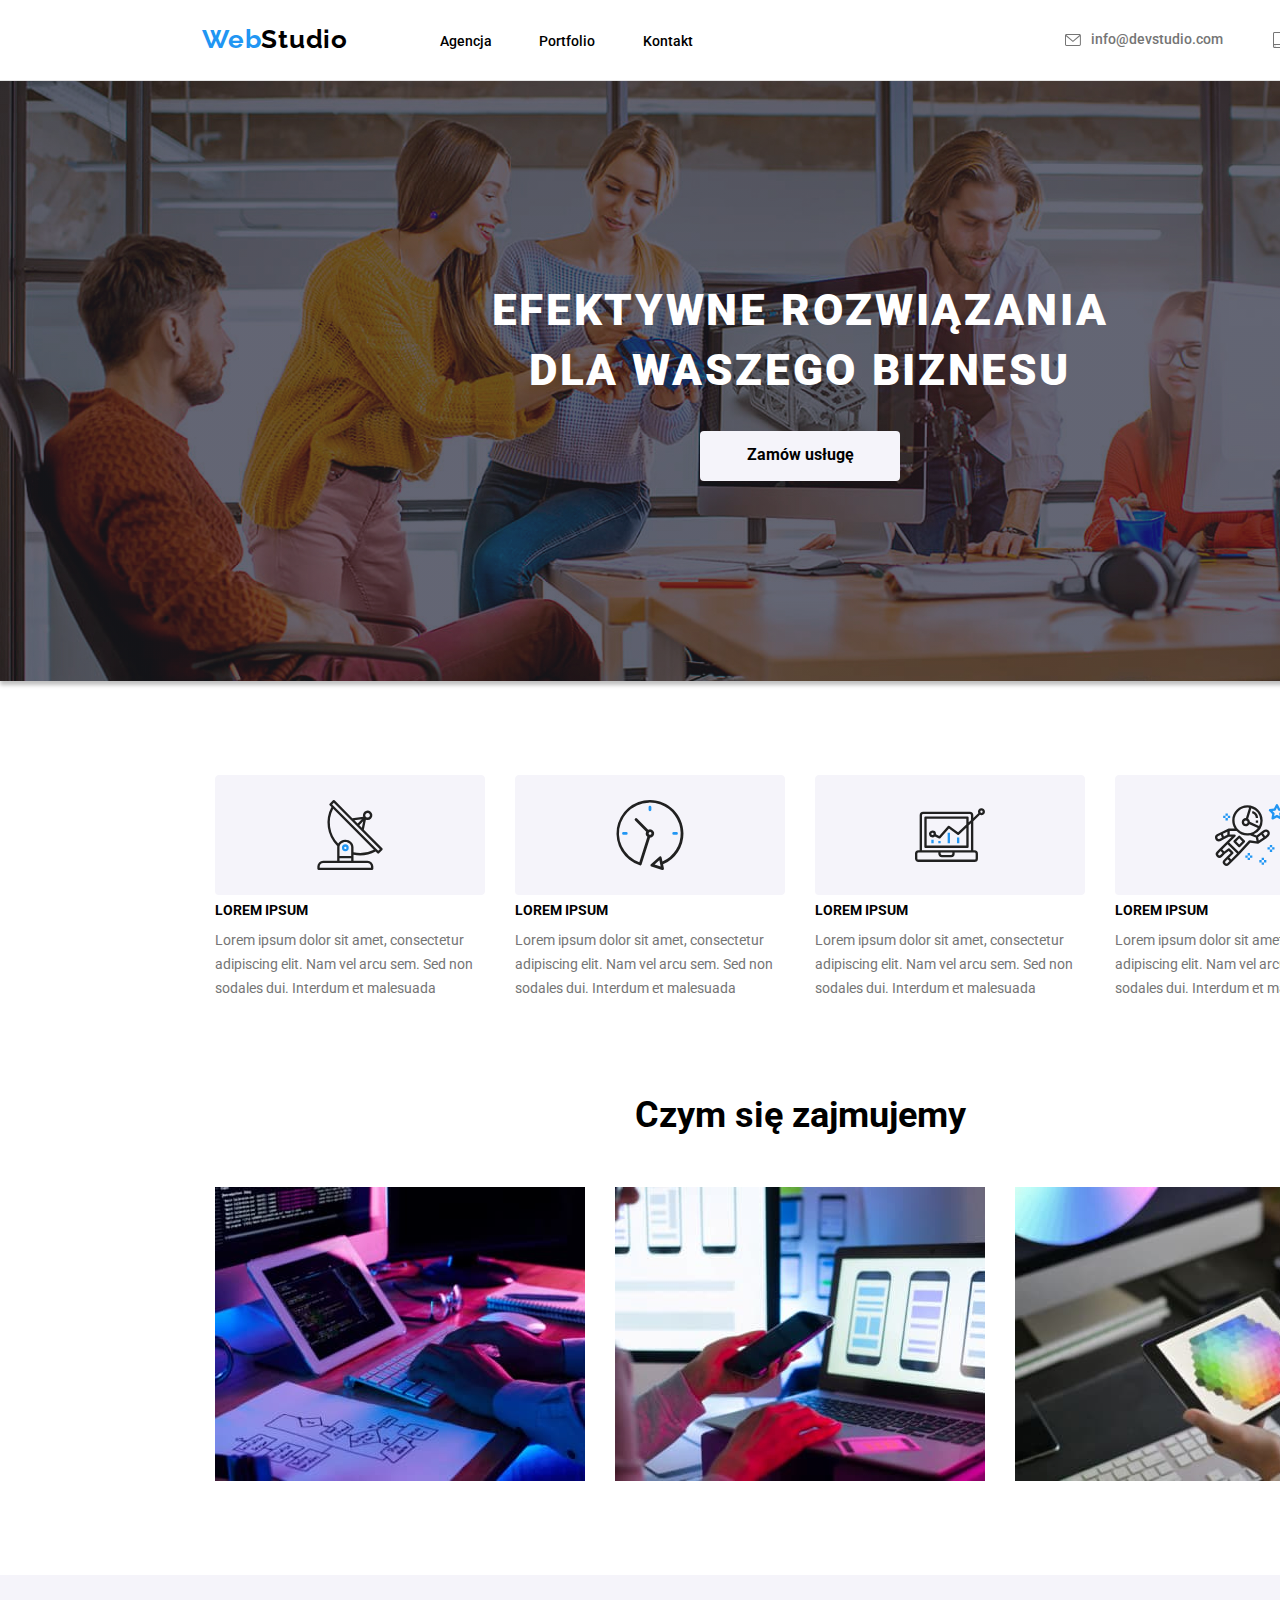
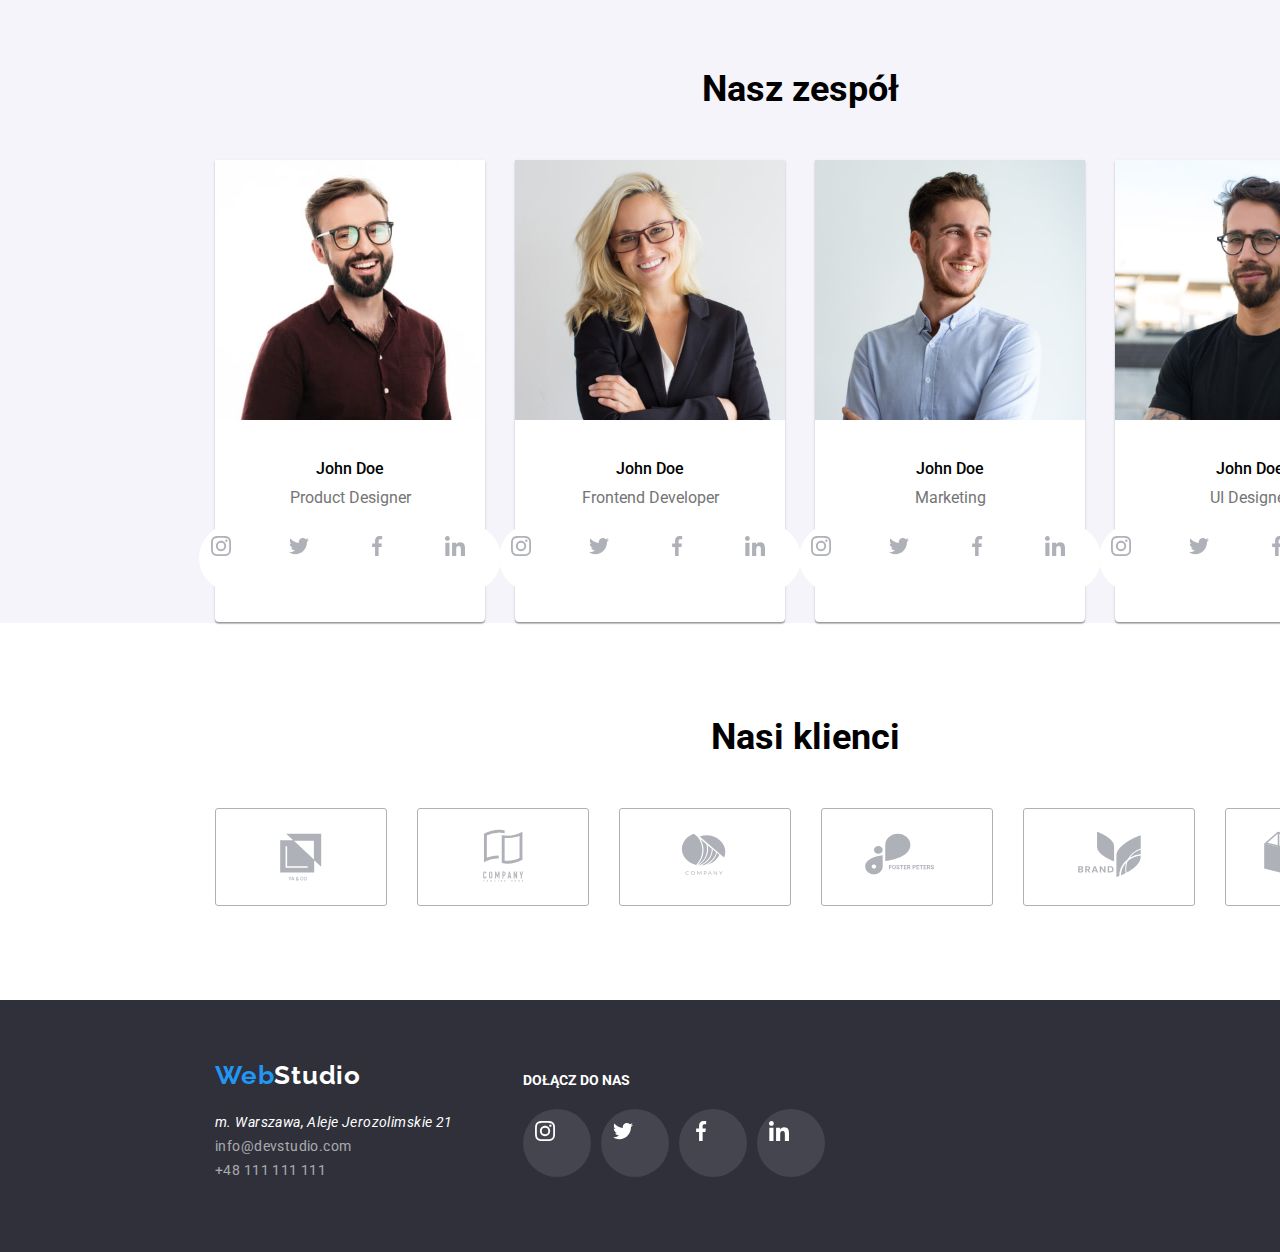
<file: index.html>
<!DOCTYPE html>
<html lang="pl">
    <head>
        <meta charset="UTF-8" />
        <meta http-equiv="X-UA-Compatible" content="IE=edge" />
        <meta name="viewport" content="width=device-width, initial-scale=1.0" />
        <title>WebStudio- Strona główna</title>
        <link
            rel="stylesheet"
            href="https://cdnjs.cloudflare.com/ajax/libs/modern-normalize/1.1.0/modern-normalize.min.css"
            integrity="sha512-wpPYUAdjBVSE4KJnH1VR1HeZfpl1ub8YT/NKx4PuQ5NmX2tKuGu6U/JRp5y+Y8XG2tV+wKQpNHVUX03MfMFn9Q=="
            crossorigin="anonymous"
            referrerpolicy="no-referrer"
        />
        <link rel="stylesheet" href="./css/styles.css" />
        <link rel="preconnect" href="https://fonts.googleapis.com" />
        <link rel="preconnect" href="https://fonts.gstatic.com" crossorigin />
        <link
            href="https://fonts.googleapis.com/css2?family=Raleway:wght@700&family=Roboto:wght@400;500;700;900&display=swap"
            rel="stylesheet"
        />
    </head>
    <body>
        <!--Section header-->
        <header>
            <section class="section-header">
                <div class="container header-container">
                    <!--Section header nav-->
                    <nav>
                        <a class="logo logo-header" href="index.html"
                            ><span class="highlight">Web</span
                            ><span class="studio-one">Studio</span></a
                        >

                        <ul class="nav-menu">
                            <li class="nav-list first">
                                <a class="nav-items" href="Agencja">Agencja</a>
                            </li>
                            <li class="nav-list second">
                                <a class="nav-items" href="portfolio.html"
                                    >Portfolio</a
                                >
                            </li>
                            <li class="nav-list third">
                                <a class="nav-items" href="Kontakt">Kontakt</a>
                            </li>
                        </ul>
                        <!--Section header contacts-->
                        <ul class="contact-list">
                            <li class="contact-items">
                                <a
                                    class="contact-links"
                                    href="mailto:info@devstudio.com"
                                    ><svg
                                        class="header-icons"
                                        width="16"
                                        height="12"
                                    >
                                        <use
                                            href="./images/icons.svg#icon-envelope"
                                        ></use>
                                    </svg>
                                    info@devstudio.com</a
                                >
                            </li>
                            <li class="contact-items">
                                <a class="contact-links" href="tel:+48111111111"
                                    ><svg
                                        class="header-icons"
                                        width="10"
                                        height="16"
                                    >
                                        <use
                                            href="./images/icons.svg#icon-smartphone"
                                        ></use>
                                    </svg>
                                    +48 111 111 111</a
                                >
                            </li>
                        </ul>
                    </nav>
                </div>
            </section>
        </header>
        <!--Section maun-->
        <main>
            <div class="container">
                <div class="header-box">
                    <h1>
                        EFEKTYWNE ROZWIĄZANIA<br />
                        DLA WASZEGO BIZNESU
                    </h1>
                    <button class="first-button" type="button">
                        Zamów usługę
                    </button>
                </div>

                <div class="container section-main">
                    <ul class="list-item">
                        <li class="item">
                            <svg class="list-icon" width="270" height="120">
                                <use
                                    href="./images/icons.svg#icon-Group-1"
                                ></use>
                            </svg>
                            <h3 class="header-primary">LOREM IPSUM</h3>
                            Lorem ipsum dolor sit amet, consectetur adipiscing
                            elit. Nam vel arcu sem. Sed non sodales dui.
                            Interdum et malesuada
                        </li>
                        <li class="item">
                            <svg class="list-icon" width="270" height="120">
                                <use
                                    href="./images/icons.svg#icon-Group-2"
                                ></use>
                            </svg>
                            <h3 class="header-primary">LOREM IPSUM</h3>
                            Lorem ipsum dolor sit amet, consectetur adipiscing
                            elit. Nam vel arcu sem. Sed non sodales dui.
                            Interdum et malesuada
                        </li>
                        <li class="item">
                            <svg class="list-icon" width="270" height="120">
                                <use
                                    href="./images/icons.svg#icon-Group-3"
                                ></use>
                            </svg>
                            <h3 class="header-primary">LOREM IPSUM</h3>
                            Lorem ipsum dolor sit amet, consectetur adipiscing
                            elit. Nam vel arcu sem. Sed non sodales dui.
                            Interdum et malesuada
                        </li>
                        <li class="item">
                            <svg class="list-icon" width="270" height="120">
                                <use
                                    href="./images/icons.svg#icon-Group-4"
                                ></use>
                            </svg>
                            <h3 class="header-primary">LOREM IPSUM</h3>
                            Lorem ipsum dolor sit amet, consectetur adipiscing
                            elit. Nam vel arcu sem. Sed non sodales dui.
                            Interdum et malesuada
                        </li>
                    </ul>

                    <div class="container">
                        <div class="section-main1">
                            <h2 class="header-secondary">Czym się zajmujemy</h2>

                            <ul class="list-images">
                                <li class="images">
                                    <img
                                        src="images/jpeg1.jpg"
                                        alt="osoba pisze na klawiaturze"
                                        width="370"
                                        height="294"
                                    />
                                </li>
                                <li class="images">
                                    <img
                                        src="images/jpeg2.jpg"
                                        alt="osoba przy komputerze trzyma telefon"
                                        width="370"
                                        height="294"
                                    />
                                </li>
                                <li class="images">
                                    <img
                                        src="images/jpeg3.jpg"
                                        alt="osoba trzyma tablet"
                                        width="370"
                                        height="294"
                                    />
                                </li>
                            </ul>
                        </div>
                    </div>

                    <div class="container">
                        <div class="team-section">
                            <h2 class="header-secondary team-header">
                                Nasz zespół
                            </h2>

                            <ul class="members">
                                <li class="team foto-description">
                                    <figure>
                                        <img
                                            src="images/port1.jpg"
                                            alt="John Doe"
                                            width="270"
                                            height="260"
                                        />
                                        <figcaption class="description">
                                            <span class="name">John Doe</span
                                            ><span class="profession">
                                                Product Designer</span
                                            >
                                            <ul class="social-list">
                                                <li class="social-list-items">
                                                    <a
                                                        href="https://www.instagram.com/"
                                                        class="social-icons-link"
                                                        ><div
                                                            class="icon-circle"
                                                        >
                                                            <svg
                                                                class="social-icons"
                                                                width="20"
                                                                height="20"
                                                            >
                                                                <use
                                                                    href="./images/icons.svg#icon-instagram-2"
                                                                ></use>
                                                            </svg>
                                                        </div>
                                                    </a>
                                                </li>
                                                <li class="social-list-items">
                                                    <a
                                                        href="https://twitter.com/"
                                                        class="social-icons-link"
                                                    >
                                                        <div
                                                            class="icon-circle"
                                                        >
                                                            <svg
                                                                class="social-icons"
                                                                width="20"
                                                                height="20"
                                                            >
                                                                <use
                                                                    href="./images/icons.svg#icon-twitter-1"
                                                                ></use>
                                                            </svg>
                                                        </div>
                                                    </a>
                                                </li>
                                                <li class="social-list-items">
                                                    <a
                                                        href="https://www.facebook.com/"
                                                        class="social-icons-link"
                                                        ><div
                                                            class="icon-circle"
                                                        >
                                                            <svg
                                                                class="social-icons"
                                                                width="20"
                                                                height="20"
                                                            >
                                                                <use
                                                                    href="./images/icons.svg#icon-facebook-1"
                                                                ></use>
                                                            </svg>
                                                        </div>
                                                    </a>
                                                </li>
                                                <li class="social-list-items">
                                                    <a
                                                        href="https://www.linkedin.com/"
                                                        class="social-icons-link"
                                                        ><div
                                                            class="icon-circle"
                                                        >
                                                            <svg
                                                                class="social-icons"
                                                                width="20"
                                                                height="20"
                                                            >
                                                                <use
                                                                    href="./images/icons.svg#icon-linkedin-1"
                                                                ></use>
                                                            </svg>
                                                        </div>
                                                    </a>
                                                </li>
                                            </ul>
                                        </figcaption>
                                    </figure>
                                </li>

                                <li class="team foto-description">
                                    <figure>
                                        <img
                                            src="images/port2.jpg"
                                            alt="John Doe"
                                            width="270"
                                            height="260"
                                        />
                                        <figcaption class="description">
                                            <span class="name">John Doe</span
                                            ><span class="profession"
                                                >Frontend Developer</span
                                            >
                                            <ul class="social-list">
                                                <li class="social-list-items">
                                                    <a
                                                        href="https://www.instagram.com/"
                                                        class="social-icons-link"
                                                        ><div
                                                            class="icon-circle"
                                                        >
                                                            <svg
                                                                class="social-icons"
                                                                width="20"
                                                                height="20"
                                                            >
                                                                <use
                                                                    href="./images/icons.svg#icon-instagram-2"
                                                                ></use>
                                                            </svg>
                                                        </div>
                                                    </a>
                                                </li>
                                                <li class="social-list-items">
                                                    <a
                                                        href="https://twitter.com/"
                                                        class="social-icons-link"
                                                        ><div
                                                            class="icon-circle"
                                                        >
                                                            <svg
                                                                class="social-icons"
                                                                width="20"
                                                                height="20"
                                                            >
                                                                <use
                                                                    href="./images/icons.svg#icon-twitter-1"
                                                                ></use>
                                                            </svg>
                                                        </div>
                                                    </a>
                                                </li>
                                                <li class="social-list-items">
                                                    <a
                                                        href="https://www.facebook.com/"
                                                        class="social-icons-link"
                                                        ><div
                                                            class="icon-circle"
                                                        >
                                                            <svg
                                                                class="social-icons"
                                                                width="20"
                                                                height="20"
                                                            >
                                                                <use
                                                                    href="./images/icons.svg#icon-facebook-1"
                                                                ></use>
                                                            </svg>
                                                        </div>
                                                    </a>
                                                </li>
                                                <li class="social-list-items">
                                                    <a
                                                        href="https://www.linkedin.com/"
                                                        class="social-icons-link"
                                                        ><div
                                                            class="icon-circle"
                                                        >
                                                            <svg
                                                                class="social-icons"
                                                                width="20"
                                                                height="20"
                                                            >
                                                                <use
                                                                    href="./images/icons.svg#icon-linkedin-1"
                                                                ></use>
                                                            </svg>
                                                        </div>
                                                    </a>
                                                </li>
                                            </ul>
                                        </figcaption>
                                    </figure>
                                </li>
                                <li class="team foto-description">
                                    <figure>
                                        <img
                                            src="images/port3.jpg"
                                            alt="John Doe"
                                            width="270"
                                            height="260"
                                        />
                                        <figcaption class="description">
                                            <span class="name">John Doe</span
                                            ><span class="profession">
                                                Marketing</span
                                            >
                                            <ul class="social-list">
                                                <li class="social-list-items">
                                                    <a
                                                        href="https://www.instagram.com/"
                                                        class="social-icons-link"
                                                        ><div
                                                            class="icon-circle"
                                                        >
                                                            <svg
                                                                class="social-icons"
                                                                width="20"
                                                                height="20"
                                                            >
                                                                <use
                                                                    href="./images/icons.svg#icon-instagram-2"
                                                                ></use>
                                                            </svg>
                                                        </div>
                                                    </a>
                                                </li>
                                                <li class="social-list-items">
                                                    <a
                                                        href="https://twitter.com/"
                                                        class="social-icons-link"
                                                        ><div
                                                            class="icon-circle"
                                                        >
                                                            <svg
                                                                class="social-icons"
                                                                width="20"
                                                                height="20"
                                                            >
                                                                <use
                                                                    href="./images/icons.svg#icon-twitter-1"
                                                                ></use>
                                                            </svg>
                                                        </div>
                                                    </a>
                                                </li>
                                                <li class="social-list-items">
                                                    <a
                                                        href="https://www.facebook.com/"
                                                        class="social-icons-link"
                                                        ><div
                                                            class="icon-circle"
                                                        >
                                                            <svg
                                                                class="social-icons"
                                                                width="20"
                                                                height="20"
                                                            >
                                                                <use
                                                                    href="./images/icons.svg#icon-facebook-1"
                                                                ></use>
                                                            </svg>
                                                        </div>
                                                    </a>
                                                </li>
                                                <li class="social-list-items">
                                                    <a
                                                        href="https://www.linkedin.com/"
                                                        class="social-icons-link"
                                                        ><div
                                                            class="icon-circle"
                                                        >
                                                            <svg
                                                                class="social-icons"
                                                                width="20"
                                                                height="20"
                                                            >
                                                                <use
                                                                    href="./images/icons.svg#icon-linkedin-1"
                                                                ></use>
                                                            </svg>
                                                        </div>
                                                    </a>
                                                </li>
                                            </ul>
                                        </figcaption>
                                    </figure>
                                </li>

                                <li class="team foto-description">
                                    <figure>
                                        <img
                                            src="images/port4.jpg"
                                            alt="John Doe"
                                            width="270"
                                            height="260"
                                        />
                                        <figcaption class="description">
                                            <span class="name">John Doe</span
                                            ><span class="profession">
                                                UI Designer</span
                                            >
                                            <ul class="social-list">
                                                <li class="social-list-items">
                                                    <a
                                                        href="https://www.instagram.com/"
                                                        class="social-icons-link"
                                                        ><div
                                                            class="icon-circle"
                                                        >
                                                            <svg
                                                                class="social-icons"
                                                                width="20"
                                                                height="20"
                                                            >
                                                                <use
                                                                    href="./images/icons.svg#icon-instagram-2"
                                                                ></use>
                                                            </svg>
                                                        </div>
                                                    </a>
                                                </li>
                                                <li class="social-list-items">
                                                    <a
                                                        href="https://twitter.com/"
                                                        class="social-icons-link"
                                                        ><div
                                                            class="icon-circle"
                                                        >
                                                            <svg
                                                                class="social-icons"
                                                                width="20"
                                                                height="20"
                                                            >
                                                                <use
                                                                    href="./images/icons.svg#icon-twitter-1"
                                                                ></use>
                                                            </svg>
                                                        </div>
                                                    </a>
                                                </li>
                                                <li class="social-list-items">
                                                    <a
                                                        href="https://www.facebook.com/"
                                                        class="social-icons-link"
                                                        ><div
                                                            class="icon-circle"
                                                        >
                                                            <svg
                                                                class="social-icons"
                                                                width="20"
                                                                height="20"
                                                            >
                                                                <use
                                                                    href="./images/icons.svg#icon-facebook-1"
                                                                ></use>
                                                            </svg>
                                                        </div>
                                                    </a>
                                                </li>
                                                <li class="social-list-items">
                                                    <a
                                                        href="https://www.linkedin.com/"
                                                        class="social-icons-link"
                                                        ><div
                                                            class="icon-circle"
                                                        >
                                                            <svg
                                                                class="social-icons"
                                                                width="20"
                                                                height="20"
                                                            >
                                                                <use
                                                                    href="./images/icons.svg#icon-linkedin-1"
                                                                ></use>
                                                            </svg>
                                                        </div>
                                                    </a>
                                                </li>
                                            </ul>
                                        </figcaption>
                                    </figure>
                                </li>
                            </ul>
                        </div>
                    </div>
                </div>
            </div>
            <section class="clients section">
                <div class="container">
                    <h2 class="our-clients">Nasi klienci</h2>
                    <ul class="clients-list">
                        <li class="clients-item">
                            <a href="#" target="_blank" class="clients-link">
                                <svg
                                    class="clients-icon"
                                    width="170"
                                    height="92"
                                >
                                    <use
                                        href="./images/icons.svg#icon-Client-1"
                                    ></use>
                                </svg>
                            </a>
                        </li>
                        <li class="clients-item">
                            <a href="#" target="_blank" class="clients-link">
                                <svg
                                    class="clients-icon"
                                    width="170"
                                    height="92"
                                >
                                    <use
                                        href="./images/icons.svg#icon-Client-2"
                                    ></use>
                                </svg>
                            </a>
                        </li>
                        <li class="clients-item">
                            <a href="#" target="_blank" class="clients-link">
                                <svg
                                    class="clients-icon"
                                    width="170"
                                    height="92"
                                >
                                    <use
                                        href="./images/icons.svg#icon-Client-3"
                                    ></use>
                                </svg>
                            </a>
                        </li>
                        <li class="clients-item">
                            <a href="#" target="_blank" class="clients-link">
                                <svg
                                    class="clients-icon"
                                    width="170"
                                    height="92"
                                >
                                    <use
                                        href="./images/icons.svg#icon-Client-4"
                                    ></use>
                                </svg>
                            </a>
                        </li>
                        <li class="clients-item">
                            <a href="#" target="_blank" class="clients-link">
                                <svg
                                    class="clients-icon"
                                    width="170"
                                    height="92"
                                >
                                    <use
                                        href="./images/icons.svg#icon-Client-5"
                                    ></use>
                                </svg>
                            </a>
                        </li>
                        <li class="clients-item">
                            <a href="#" target="_blank" class="clients-link">
                                <svg
                                    class="clients-icon"
                                    width="170"
                                    height="92"
                                >
                                    <use
                                        href="./images/icons.svg#icon-Client-6"
                                    ></use>
                                </svg>
                            </a>
                        </li>
                    </ul>
                </div>
            </section>
        </main>

        <footer class="footer-box">
            <div class="container">
                <div class="footer-contact">
                    <div class="footer-contact-container">
                        <ul>
                            <li class="logo-footer">
                                <a class="logo" href="index.html"
                                    ><span class="highlight">Web</span
                                    ><span class="studio-two">Studio</span></a
                                >
                            </li>
                            <li class="details">
                                <address class="address-name">
                                    m. Warszawa, Aleje Jerozolimskie 21
                                </address>
                            </li>
                            <li class="details">
                                <a
                                    class="footer-links"
                                    href="mailto:info@devstudio.com"
                                    >info@devstudio.com</a
                                >
                            </li>
                            <li class="details">
                                <a class="footer-links" href="tel:+48111111111"
                                    >+48 111 111 111</a
                                >
                            </li>
                        </ul>
                    </div>
                    <div class="footer-social">
                        <h2 class="footer-join-us">dołącz do nas</h2>
                        <ul class="footer-icon-list">
                            <li class="footer-icon-item">
                                <div class="footer-icon-circle">
                                    <a
                                        href="https://www.instagram.com/"
                                        class="footer-icon"
                                        ><svg
                                            class="footer-social-icons"
                                            width="20"
                                            height="20"
                                        >
                                            <use
                                                href="./images/icons.svg#icon-instagram-2"
                                            ></use>
                                        </svg>
                                    </a>
                                </div>
                            </li>
                            <li class="footer-icon-item">
                                <div class="footer-icon-circle">
                                    <a
                                        href="https://twitter.com/"
                                        class="footer-icon"
                                        ><svg
                                            class="footer-social-icons"
                                            width="20"
                                            height="20"
                                        >
                                            <use
                                                href="./images/icons.svg#icon-twitter-1"
                                            ></use>
                                        </svg>
                                    </a>
                                </div>
                            </li>
                            <li class="footer-icon-item">
                                <div class="footer-icon-circle">
                                    <a
                                        href="https://www.facebook.com/"
                                        class="footer-icon"
                                        ><svg
                                            class="footer-social-icons"
                                            width="20"
                                            height="20"
                                        >
                                            <use
                                                href="./images/icons.svg#icon-facebook-1"
                                            ></use>
                                        </svg>
                                    </a>
                                </div>
                            </li>
                            <li class="footer-icon-item">
                                <div class="footer-icon-circle">
                                    <a
                                        href="https://www.linkedin.com/"
                                        class="footer-icon"
                                        ><svg
                                            class="footer-social-icons"
                                            width="20"
                                            height="20"
                                        >
                                            <use
                                                href="./images/icons.svg#icon-linkedin-1"
                                            ></use>
                                        </svg>
                                    </a>
                                </div>
                            </li>
                        </ul>
                    </div>
                </div>
            </div>
        </footer>
    </body>
</html>
</file>
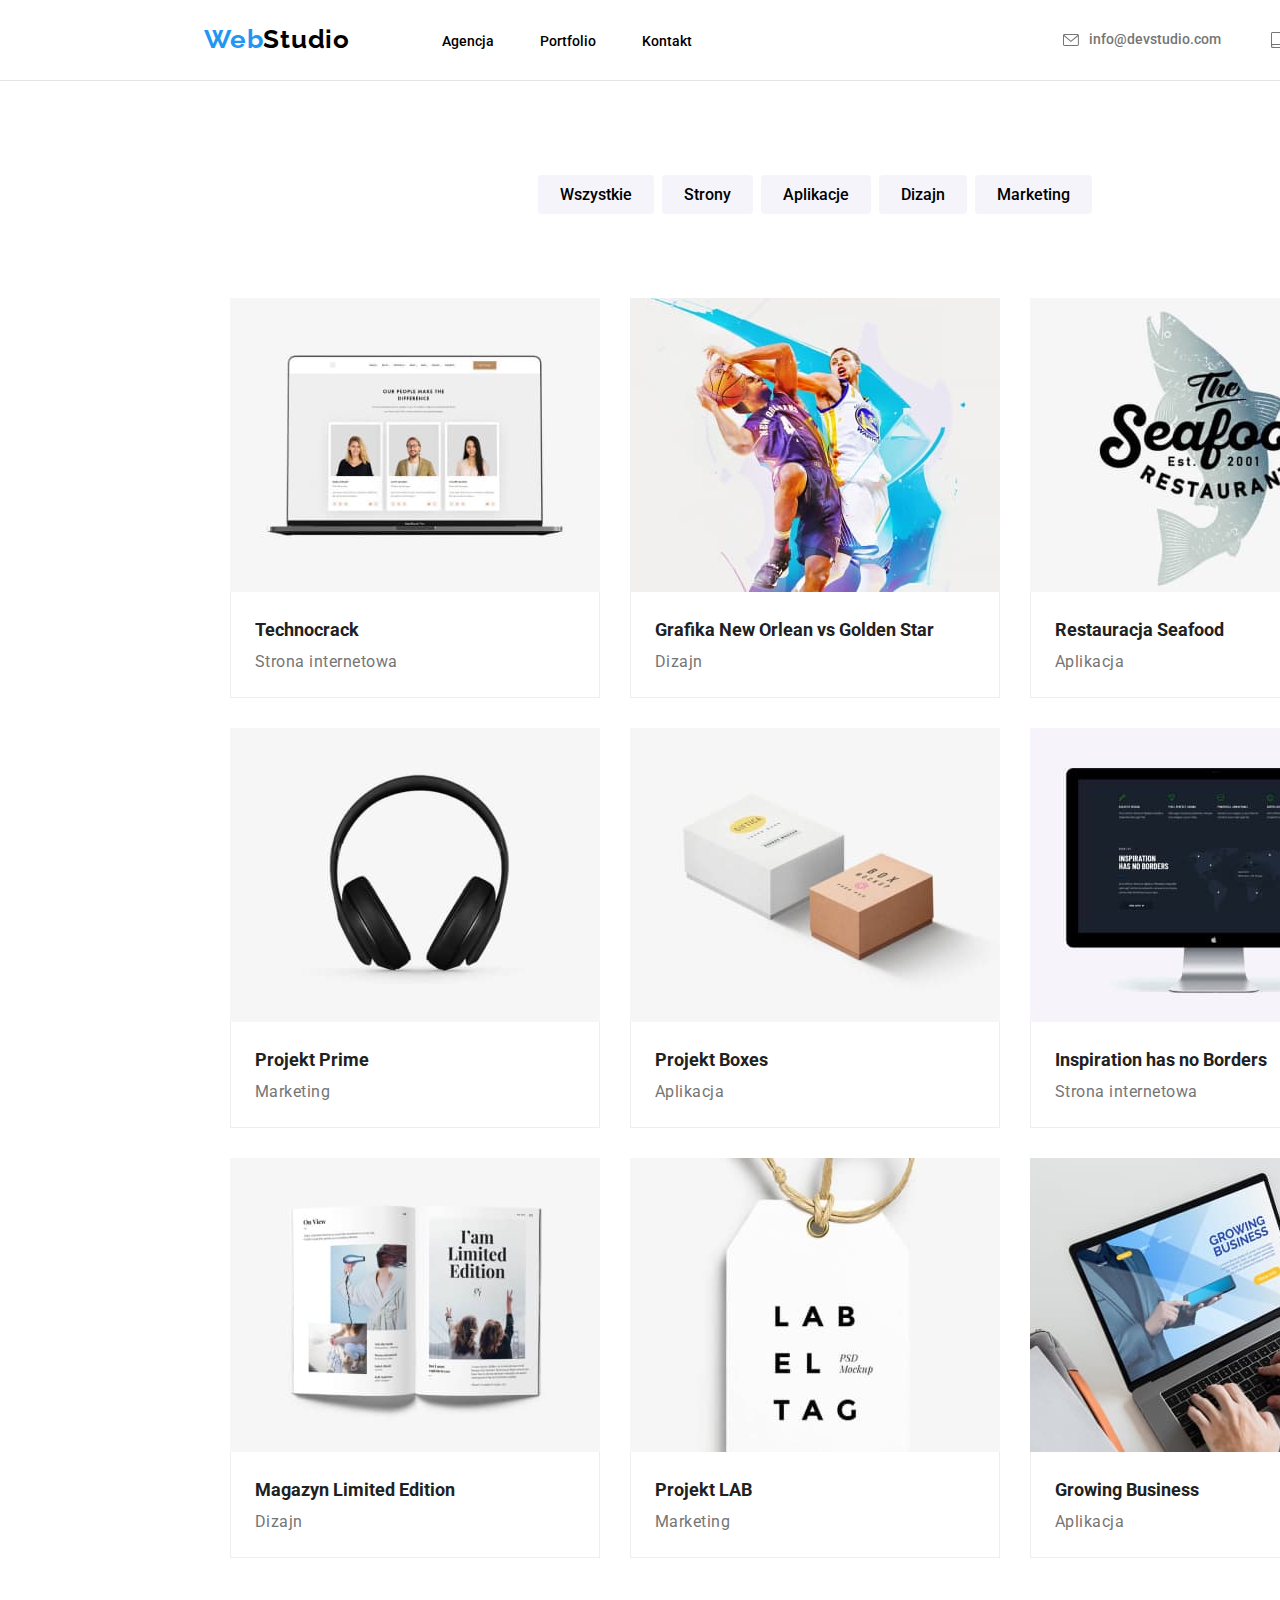
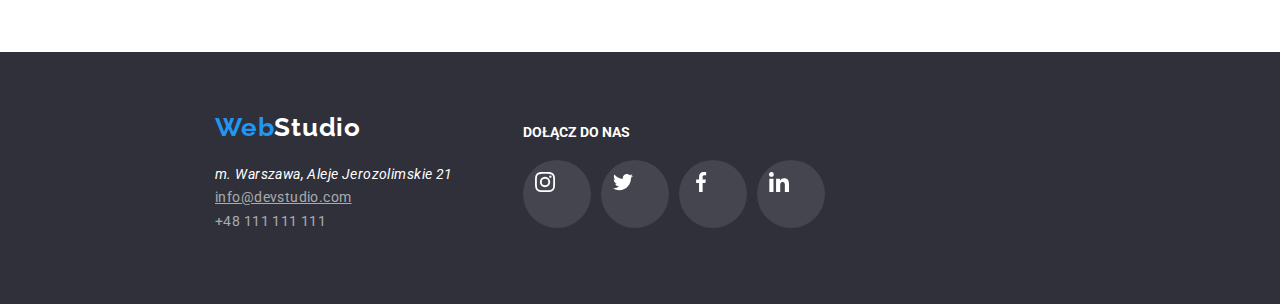
<file: portfolio.html>
<!DOCTYPE html>
<html lang="pl">
    <head>
        <meta charset="UTF-8" />
        <meta http-equiv="X-UA-Compatible" content="IE=edge" />
        <meta name="viewport" content="width=device-width, initial-scale=1.0" />
        <title>Portfolio</title>
        <link
            rel="stylesheet"
            href="https://cdnjs.cloudflare.com/ajax/libs/modern-normalize/1.1.0/modern-normalize.min.css"
            integrity="sha512-wpPYUAdjBVSE4KJnH1VR1HeZfpl1ub8YT/NKx4PuQ5NmX2tKuGu6U/JRp5y+Y8XG2tV+wKQpNHVUX03MfMFn9Q=="
            crossorigin="anonymous"
            referrerpolicy="no-referrer"
        />
        <link rel="stylesheet" href="./css/styles.css" />
        <link rel="preconnect" href="https://fonts.googleapis.com" />
        <link rel="preconnect" href="https://fonts.gstatic.com" crossorigin />
        <link
            href="https://fonts.googleapis.com/css2?family=Raleway:wght@700&family=Roboto:wght@400;500;700;900&display=swap"
            rel="stylesheet"
        />
    </head>
    <body>
        <header>
            <section class="section-header">
                <div class="container header-container">
                    <nav>
                        <a class="logo logo-header" href="index.html"
                            ><span class="highlight">Web</span
                            ><span class="studio-one">Studio</span></a
                        >

                        <ul class="nav-menu">
                            <li class="nav-list">
                                <a class="nav-items" href="Agencja">Agencja</a>
                            </li>
                            <li class="nav-list">
                                <a class="nav-items" href="portfolio.html"
                                    >Portfolio</a
                                >
                            </li>
                            <li class="nav-list">
                                <a class="nav-items" href="Kontakt">Kontakt</a>
                            </li>
                        </ul>

                        <ul class="contact-list">
                            <li class="contact-items">
                                <a
                                    class="contact-links"
                                    href="mailto:info@devstudio.com"
                                    ><svg
                                        class="header-icons"
                                        width="16"
                                        height="12"
                                    >
                                        <use
                                            href="./images/icons.svg#icon-envelope"
                                        ></use>
                                    </svg>
                                    info@devstudio.com</a
                                >
                            </li>
                            <li class="contact-items">
                                <a class="contact-links" href="tel:+48111111111"
                                    ><svg
                                        class="header-icons"
                                        width="10"
                                        height="16"
                                    >
                                        <use
                                            href="./images/icons.svg#icon-smartphone"
                                        ></use>
                                    </svg>
                                    +48 111 111 111</a
                                >
                            </li>
                        </ul>
                    </nav>
                </div>
            </section>
        </header>
        <main>
            <div class="container main-page">
                <ul class="buttons-list">
                    <li class="buttons">
                        <button class="filters" type="button">Wszystkie</button>
                    </li>
                    <li class="buttons">
                        <button class="filters" type="button">Strony</button>
                    </li>
                    <li class="buttons">
                        <button class="filters" type="button">Aplikacje</button>
                    </li>
                    <li class="buttons">
                        <button class="filters" type="button">Dizajn</button>
                    </li>
                    <li class="buttons">
                        <button class="filters" type="button">Marketing</button>
                    </li>
                </ul>

                <div class="grid">
                    <ul class="main-container">
                        <li class="grid-items">
                            <figure class="cards">
                                <img
                                    class="img"
                                    src="images/img5.jpg"
                                    alt="Otwarty laptop z trzema zdjeciami ludzi"
                                    width="370"
                                    height="294"
                                />
                                <figcaption class="description2">
                                    <span class="project-name">Technocrack</span
                                    ><span class="card-name"
                                        >Strona internetowa</span
                                    >
                                </figcaption>
                            </figure>
                        </li>
                        <li class="grid-items">
                            <figure class="cards">
                                <img
                                    class="img"
                                    src="images/img6.jpg"
                                    alt="Dwóch koszykarzy w grze"
                                    width="370"
                                    height="294"
                                />
                                <figcaption class="description2">
                                    <span class="project-name"
                                        >Grafika New Orlean vs Golden Star</span
                                    ><span class="card-name">Dizajn</span>
                                </figcaption>
                            </figure>
                        </li>
                        <li class="grid-items">
                            <figure class="cards">
                                <img
                                    class="img"
                                    src="images/img7.jpg"
                                    alt="Logo The Seafood Restaurant"
                                    width="370"
                                    height="294"
                                />
                                <figcaption class="description2">
                                    <span class="project-name"
                                        >Restauracja Seafood</span
                                    ><span class="card-name">Aplikacja</span>
                                </figcaption>
                            </figure>
                        </li>
                        <li class="grid-items">
                            <figure class="cards">
                                <img
                                    class="img"
                                    src="images/img8.jpg"
                                    alt="Słuchawki nauszne"
                                    width="370"
                                    height="294"
                                />
                                <figcaption class="description2">
                                    <span class="project-name"
                                        >Projekt Prime</span
                                    ><span class="card-name">Marketing</span>
                                </figcaption>
                            </figure>
                        </li>
                        <li class="grid-items">
                            <figure class="cards">
                                <img
                                    class="img"
                                    src="images/img9.jpg"
                                    alt="Dwa pudełka"
                                    width="370"
                                    height="294"
                                />
                                <figcaption class="description2">
                                    <span class="project-name"
                                        >Projekt Boxes</span
                                    ><span class="card-name">Aplikacja</span>
                                </figcaption>
                            </figure>
                        </li>
                        <li class="grid-items">
                            <figure class="cards">
                                <img
                                    class="img"
                                    src="images/img10.jpg"
                                    alt="Monitor komputera"
                                    width="370"
                                    height="294"
                                />
                                <figcaption class="description2">
                                    <span class="project-name"
                                        >Inspiration has no Borders</span
                                    ><span class="card-name"
                                        >Strona internetowa</span
                                    >
                                </figcaption>
                            </figure>
                        </li>
                        <li class="grid-items">
                            <figure class="cards">
                                <img
                                    class="img"
                                    src="images/img11.jpg"
                                    alt="Otwarta książka z obrazkami"
                                    width="370"
                                    height="294"
                                />
                                <figcaption class="description2">
                                    <span class="project-name"
                                        >Magazyn Limited Edition</span
                                    ><span class="card-name">Dizajn</span>
                                </figcaption>
                            </figure>
                        </li>
                        <li class="grid-items">
                            <figure class="cards">
                                <img
                                    class="img"
                                    src="images/img12.jpg"
                                    alt="Biała etykieta z napisem LABELTAG"
                                    width="370"
                                    height="294"
                                />
                                <figcaption class="description2">
                                    <span class="project-name">Projekt LAB</span
                                    ><span class="card-name">Marketing</span>
                                </figcaption>
                            </figure>
                        </li>
                        <li class="grid-items">
                            <figure class="cards">
                                <img
                                    class="img"
                                    src="images/img13.jpg"
                                    alt="Osoba pisząca na laptopie"
                                    width="370"
                                    height="294"
                                />
                                <figcaption class="description2">
                                    <span class="project-name"
                                        >Growing Business</span
                                    ><span class="card-name">Aplikacja</span>
                                </figcaption>
                            </figure>
                        </li>
                    </ul>
                </div>
            </div>
        </main>
        <footer class="footer-box">
            <div class="container">
                <div class="footer-contact">
                    <div class="footer-contact-container">
                        <ul>
                            <li class="logo-footer">
                                <a class="logo" href="index.html"
                                    ><span class="highlight">Web</span
                                    ><span class="studio-two">Studio</span></a
                                >
                            </li>
                            <li class="details">
                                <address class="address-name">
                                    m. Warszawa, Aleje Jerozolimskie 21
                                </address>
                            </li>
                            <li class="details">
                                <a
                                    class="footer-links email"
                                    href="mailto:info@devstudio.com"
                                    >info@devstudio.com</a
                                >
                            </li>
                            <li class="details">
                                <a class="footer-links" href="tel:+48111111111"
                                    >+48 111 111 111</a
                                >
                            </li>
                        </ul>
                    </div>
                    <div class="footer-social">
                        <h2 class="footer-join-us">dołącz do nas</h2>
                        <ul class="footer-icon-list">
                            <li class="footer-icon-item">
                                <div class="footer-icon-circle">
                                    <a
                                        href="https://www.instagram.com/"
                                        class="footer-icon"
                                        ><svg
                                            class="footer-social-icons"
                                            width="20"
                                            height="20"
                                        >
                                            <use
                                                href="./images/icons.svg#icon-instagram-2"
                                            ></use>
                                        </svg>
                                    </a>
                                </div>
                            </li>
                            <li class="footer-icon-item">
                                <div class="footer-icon-circle">
                                    <a
                                        href="https://twitter.com/"
                                        class="footer-icon"
                                        ><svg
                                            class="footer-social-icons"
                                            width="20"
                                            height="20"
                                        >
                                            <use
                                                href="./images/icons.svg#icon-twitter-1"
                                            ></use>
                                        </svg>
                                    </a>
                                </div>
                            </li>
                            <li class="footer-icon-item">
                                <div class="footer-icon-circle">
                                    <a
                                        href="https://www.facebook.com/"
                                        class="footer-icon"
                                        ><svg
                                            class="footer-social-icons"
                                            width="20"
                                            height="20"
                                        >
                                            <use
                                                href="./images/icons.svg#icon-facebook-1"
                                            ></use>
                                        </svg>
                                    </a>
                                </div>
                            </li>
                            <li class="footer-icon-item">
                                <div class="footer-icon-circle">
                                    <a
                                        href="https://www.linkedin.com/"
                                        class="footer-icon"
                                        ><svg
                                            class="footer-social-icons"
                                            width="20"
                                            height="20"
                                        >
                                            <use
                                                href="./images/icons.svg#icon-linkedin-1"
                                            ></use>
                                        </svg>
                                    </a>
                                </div>
                            </li>
                        </ul>
                    </div>
                </div>
            </div>
        </footer>
    </body>
</html>
</file>
<file: css/styles.css>
* {
    padding: 0;
    margin: 0;
}
body {
    font-family: "Roboto", sans-serif;
    font-family: inherit;
    background: var(--fourth-color) inherit;
    width: 1600px;
}
:root {
    --first-color: #2196f3;
    --second-color: #000000;
    --third-color: #757575;
    --fourth-color: #ffffff;
    --fifth-color: #2f303a;
    --sixth-color: #f5f4fa;
    --seventh-color: #212121;
    --eighth-color: #ffffff99;
    --color-shadow: #00000040;
    --circle-color: rgba(255, 255, 255, 0.1);
    --currentColor: #afb1b8;
}

.logo {
    font-family: "Raleway";
    font-weight: 700;
    font-size: 26px;
    line-height: 1.19em;
    color: var(--second-color);
    letter-spacing: 0.03em;
    text-decoration: none;
}
.highlight {
    color: var(--first-color);
}
.studio-one {
    color: #000000;
}
.studio-two {
    color: #ffffff;
}

.nav-items {
    font-family: "Roboto";
    font-weight: 500;
    font-size: 14px;
    line-height: 1.14em;
    text-decoration: none;
    color: var(--second-color);
}
.nav-items:hover,
.nav-items:focus,
.nav-items:active {
    color: var(--first-color);
}
.item {
    width: 270px;
}

.contact-links {
    font-family: Roboto;
    font-size: 14px;
    font-weight: 500;
    line-height: 1.14em;
    text-decoration: none;
}

h1 {
    font-family: Roboto;
    font-size: 44px;
    font-weight: 900;
    line-height: 1.36;
    text-align: center;
    letter-spacing: 0.06em;
    color: var(--fourth-color);
    margin-bottom: 30px;
}
.header-box {
    background-color: var(--fifth-color);
    height: 600px;
    background-image: linear-gradient(
            to bottom,
            rgba(47, 48, 58, 0.4) 0%,
            rgba(47, 48, 58, 0.4) 50%
        ),
        url(../images/working-team.jpg);
    background-position: center;
    background-size: cover;
    background-repeat: no-repeat;
    box-shadow: 0px 4px 4px 0px var(--color-shadow);
    max-width: 1600px;
    margin: 0 auto;
}

.first-button {
    color: var(--second-color);
    background-color: var(--sixth-color);
    cursor: pointer;
    border: none;
    border-radius: 4px;
    width: 200px;
    height: 50px;
    font-size: 16px;
    font-weight: 700;
    line-height: 1.8;
    font-family: "roboto";
}
.first-button:hover,
.first-button:focus,
.first-button:active {
    background-color: var(--first-color);
    color: var(--fourth-color);
    border: none;
}

.list-item {
    font-family: "Roboto";
    font-size: 14px;
    line-height: 1.71;
    color: var(--third-color);
}
.header-primary {
    font-family: Roboto;
    font-size: 14px;
    font-weight: 700;
    line-height: 1.14;
    color: var(--second-color);
    margin-bottom: 10px;
}
.header-secondary {
    font-family: Roboto;
    font-size: 36px;
    font-weight: 700;
    line-height: 1.16;
    text-align: center;
    color: var(--second-color);
    margin-bottom: 50px;
}

.description {
    font-family: Roboto;
    font-size: 16px;
    line-height: 1.18;
    color: var(--third-color);
}
.name {
    font-family: "Roboto";
    font-size: 16px;
    font-weight: 500;
    line-height: 1.18;
    color: var(--second-color);
}
.filters {
    color: var(--second-color);
    background-color: var(--sixth-color);
    cursor: pointer;
    border: none;
    font-family: "Roboto";
    font-weight: 500;
    font-size: 16px;
    line-height: 1.7;
}
.filters:hover,
.filters:focus,
.filters:active {
    color: var(--fourth-color);
    background-color: var(--first-color);
}
.foto-description {
    color: var(--third-color);
    font-family: "Roboto";
    font-size: 16px;
    line-height: 1.8;
}
.project-name {
    color: var(--seventh-color);
    font-family: "Roboto";
    font-size: 18px;
    font-weight: 700;
    line-height: 2;
}
.address-name {
    font-family: "Roboto";
    font-size: 14px;
    line-height: 1.7em;
    letter-spacing: 0.03em;
    color: #ffffff;
}
.footer-links {
    color: var(--eighth-color);
    font-family: "Roboto";
    font-size: 14px;
    line-height: 1.7em;
    letter-spacing: 0.03em;
    text-decoration: none;
}
.footer-links:hover,
.footer-links:focus,
.footer-links:active {
    color: var(--first-color);
}

.section-header {
    border-bottom: 1px solid #e5e5e5;
    display: flex;
    justify-content: center;
}

.container {
    max-width: 1200px;
    margin: 0;
}

.header-container {
    width: 1200px;
    height: 80px;
    display: flex;
    justify-content: center;
}
.logo-header {
    width: 145px;
    height: 31px;
    margin-top: 24px;
    margin-bottom: 25px;
    margin-right: 93px;
}
li {
    list-style: none;
}

nav {
    display: flex;
    flex-direction: row;
    align-items: center;
}

.nav-menu {
    display: flex;
    padding-left: 0;
    margin-right: 371px;
}
.nav-menu > .nav-list:not(:last-child) {
    margin-right: 46px;
}
.nav-list {
    height: 16px;
}
.first {
    width: 53px;
}
.second {
    width: 58px;
}
.third {
    width: 51px;
}
.contact-list > .contact-items {
    display: flex;
    align-items: center;
    flex-direction: row;
}
.contact-list {
    display: flex;
    align-items: center;
    padding-left: 0;
}
.contact-items {
    height: 16px;
}

.contact-list > .contact-items:not(:last-child) {
    margin-right: 50px;
}

.header-box {
    width: 1600px;
    display: flex;
    flex-direction: column;
    justify-content: center;
    align-items: center;
}

.list-item {
    display: flex;
    flex-direction: row;
    justify-content: center;
    padding-left: 0;
    padding: auto;
    margin-top: 94px;
}
.list-item > .item:not(:last-child) {
    margin-right: 30px;
}
.list-images > .images:not(:last-child) {
    margin-right: 30px;
}

.images {
    width: 370px;
    height: 294px;
}

.team-section {
    display: flex;
    flex-direction: column;
    background-color: var(--sixth-color);
    padding: 0;
}

.header-secondary {
    width: 352px;
    height: 42px;
    margin-top: 94px;
    margin-bottom: 50px;
}
.members {
    display: flex;
    flex-wrap: nowrap;
    flex-direction: row;
    padding-bottom: 94px;
    margin: 0;
    justify-content: center;
}
figure {
    margin: 0;
    padding: 0;
    max-width: 270px;
}
.team {
    display: flex;
    max-width: 270px;
}
.members > .team:not(:last-child) {
    margin-right: 30px;
}
.foto-description {
    display: flex;
    padding: 0;
    margin: 0;
    background-color: var(--fourth-color);
    border-radius: 0px 0px 4px 4px;
    box-shadow: 0px 1px 3px rgba(0, 0, 0, 0.12), 0px 1px 1px rgba(0, 0, 0, 0.14),
        0px 2px 1px rgba(0, 0, 0, 0.2);
}

.photo {
    min-width: 270px;
    min-height: 260px;
    padding: 0;
    margin: 0;
}
.description {
    display: flex;
    flex-direction: column;
    align-items: center;
    padding: 0;
    margin: 30px 0;
}
.name {
    margin-bottom: 10px;
}

.footer-box {
    width: 1600px;
    height: 252px;
    background-color: var(--fifth-color);
}
.footer-contact {
    display: flex;
}
.footer-contact-container {
    display: flex;
    margin-top: 60px;
}
.footer-social {
    margin-left: 70px;
}
.footer-join-us {
    color: var(--fourth-color);
    text-transform: uppercase;
    margin-top: 72px;
    margin-bottom: 20px;
    font-family: "Roboto";
    font-weight: 700;
    font-size: 14px;
    line-height: 1.17;
    letter-spacing: 3%;
}
.footer-icon-list {
    display: flex;
}
.logo-footer {
    margin-right: auto;
    margin-left: 215px;
    margin-bottom: 20px;
}
.details {
    margin-left: 215px;
}
.footer-box > .details:not(:last-child) {
    margin-bottom: 9px;
}
.footer-box > .details:first-child {
    margin-top: 20px;
}

.buttons {
    margin-bottom: 34px;
    padding: 0;
}
.buttons-list > .buttons:not(:last-child) {
    margin-right: 8px;
}
.buttons-list {
    display: flex;
    justify-content: center;
    margin-top: 94px;
    margin-bottom: 50px;
}
.filters {
    border-radius: 4px;
    padding: 6px 22px;
}
.grid {
    max-width: 1200px;
    padding: 0;
    margin: 0 auto;
}
.main-page {
    padding: auto;
    margin-left: 215px;
    margin-right: 0;
}
.main-container {
    display: flex;
    flex-wrap: wrap;
    justify-content: center;
    padding-top: 0;
    padding-bottom: 94px;
    gap: 30px;
    flex-basis: ((100%-60px)/3);
}
.img {
    display: block;
    max-width: 370px;
    max-height: 294px;
}
.grid-items {
    max-width: 370px;
}

.cards {
    max-width: 370px;
    max-height: 404px;
    background: var(--fourth-color);
}
.description2 {
    padding: 20px 24px;
    display: flex;
    flex-direction: column;
    border-bottom: 1px solid #eeeeee;
    border-left: 1px solid #eeeeee;
    border-right: 1px solid #eeeeee;
}

.card-name {
    font-family: "Roboto";
    font-style: normal;
    font-weight: 400;
    font-size: 16px;
    line-height: 1.8;
    letter-spacing: 0.03em;
    color: var(--third-color);
}
.section-main {
    display: flex;
    flex-direction: column;
    justify-content: center;
    align-items: center;
    margin: auto;
}
.section-main > .list-item {
    display: flex;
    justify-content: center;
    align-items: center;
    margin-left: 215px;
    margin-right: auto;
}
.section-main1 {
    display: flex;
    flex-direction: column;
    margin-left: 215px;
}
.header-secondary {
    margin-left: 409px;
}
.list-images {
    width: 1170px;
    display: flex;
    justify-content: center;
    margin-bottom: 94px;
    padding: 0;
}
.team-section {
    width: 1600px;
    height: 648px;
}
.team-header {
    width: 209px;
    height: 42px;
}
.team-header {
    margin-left: 0;
    margin-right: 0;
    margin-left: 696px;
}
.section {
    padding-top: 94px;
    padding-bottom: 94px;
}

.cards:hover,
.cards:focus,
.cards:active {
    box-shadow: 0px 1px 1px rgba(0, 0, 0, 0.12), 0px 4px 4px rgba(0, 0, 0, 0.06),
        1px 4px 6px rgba(0, 0, 0, 0.16);
}
.filters:hover,
.filters:focus,
.filters:active {
    box-shadow: 0px 3px 1px rgba(0, 0, 0, 0.1), 0px 1px 2px rgba(0, 0, 0, 0.08),
        0px 2px 2px rgba(0, 0, 0, 0.12);
}
.footer {
    display: flex;
}
.footer-list {
    display: flex;
    flex-direction: row;
}
.social-list {
    display: flex;
}
.social-list-items {
    margin-top: 16px;
}
.social-list-items:not(:last-child) {
    margin-right: 10px;
}
.footer-social-icons {
    background-position: center;
}
.email {
    text-decoration: underline;
}
.footer-icon-item:not(:last-child) {
    margin-right: 10px;
}
.our-clients {
    font-family: "Roboto";
    font-weight: 700;
    font-size: 36px;
    line-height: 1.16;
    text-align: center;
    color: var(--second-color);
    margin-bottom: 50px;
    margin-left: 410px;
}
.clients-list {
    display: flex;
    flex-wrap: nowrap;
    gap: 30px;
    margin: 0;
    margin-left: 215px;
}
.footer-icon-circle {
    width: 44px;
    height: 44px;
    border-radius: 50px;
    background-color: var(--circle-color);
    padding: 12px;
}
.contact-links {
    display: flex;
    flex-direction: row;
    align-items: center;
    color: var(--third-color);
}

.header-icons {
    --color2: currentColor;
    fill: var(--color2);
    margin-right: 10px;
}
.contact-links:hover,
.contact-links:focus,
.contact-links:active {
    color: var(--first-color);
}
.social-icons {
    fill: var(--currentColor);
}
.social-icons:hover,
.social-icons:focus,
.social-icons:active {
    fill: var(--fourth-color);
}
.social-icons-link:hover,
.social-icons-link:focus,
.social-icons-link:active {
    fill: var(--fourth-color);
}
.icon-circle {
    width: 44px;
    height: 44px;
    border-radius: 50px;
    padding: 12px;
    background-color: var(--fourth-color);
}
.icon-circle:hover,
.icon-circle:focus,
.icon-circle:active {
    background-color: var(--first-color);
}
.icon-circle:hover > svg,
.icon-circle:focus > svg,
.icon-circle:active > svg {
    fill: var(--fourth-color);
}

.logo-client {
    fill: var(--currentColor);
}
.logo-client:hover,
.logo-client:focus,
.logo-client:active {
    fill: var(--first-color);
}
.clients-item {
    border: 1px solid var(--currentColor);
    border-radius: 3px;
}
.clients-item:hover,
.clients-item:focus,
.clients-item:active {
    border: 1px solid var(--first-color);
}
.clients-item {
    fill: var(--currentColor);
}
.clients-item:hover .clients-icon,
.clients-item:focus .clients-icon,
.clients-item:active .clients-item {
    fill: var(--first-color);
}
.footer-icon {
    fill: var(--fourth-color);
}
.footer-icon-circle {
    width: 44px;
    height: 44px;
    border-radius: 50px;
    padding: 12px;
    background-color: var(--circle-color);
}
.footer-icon-circle:hover,
.footer-icon-circle:focus,
.footer-icon-circle:active {
    background-color: var(--first-color);
}
</file>
